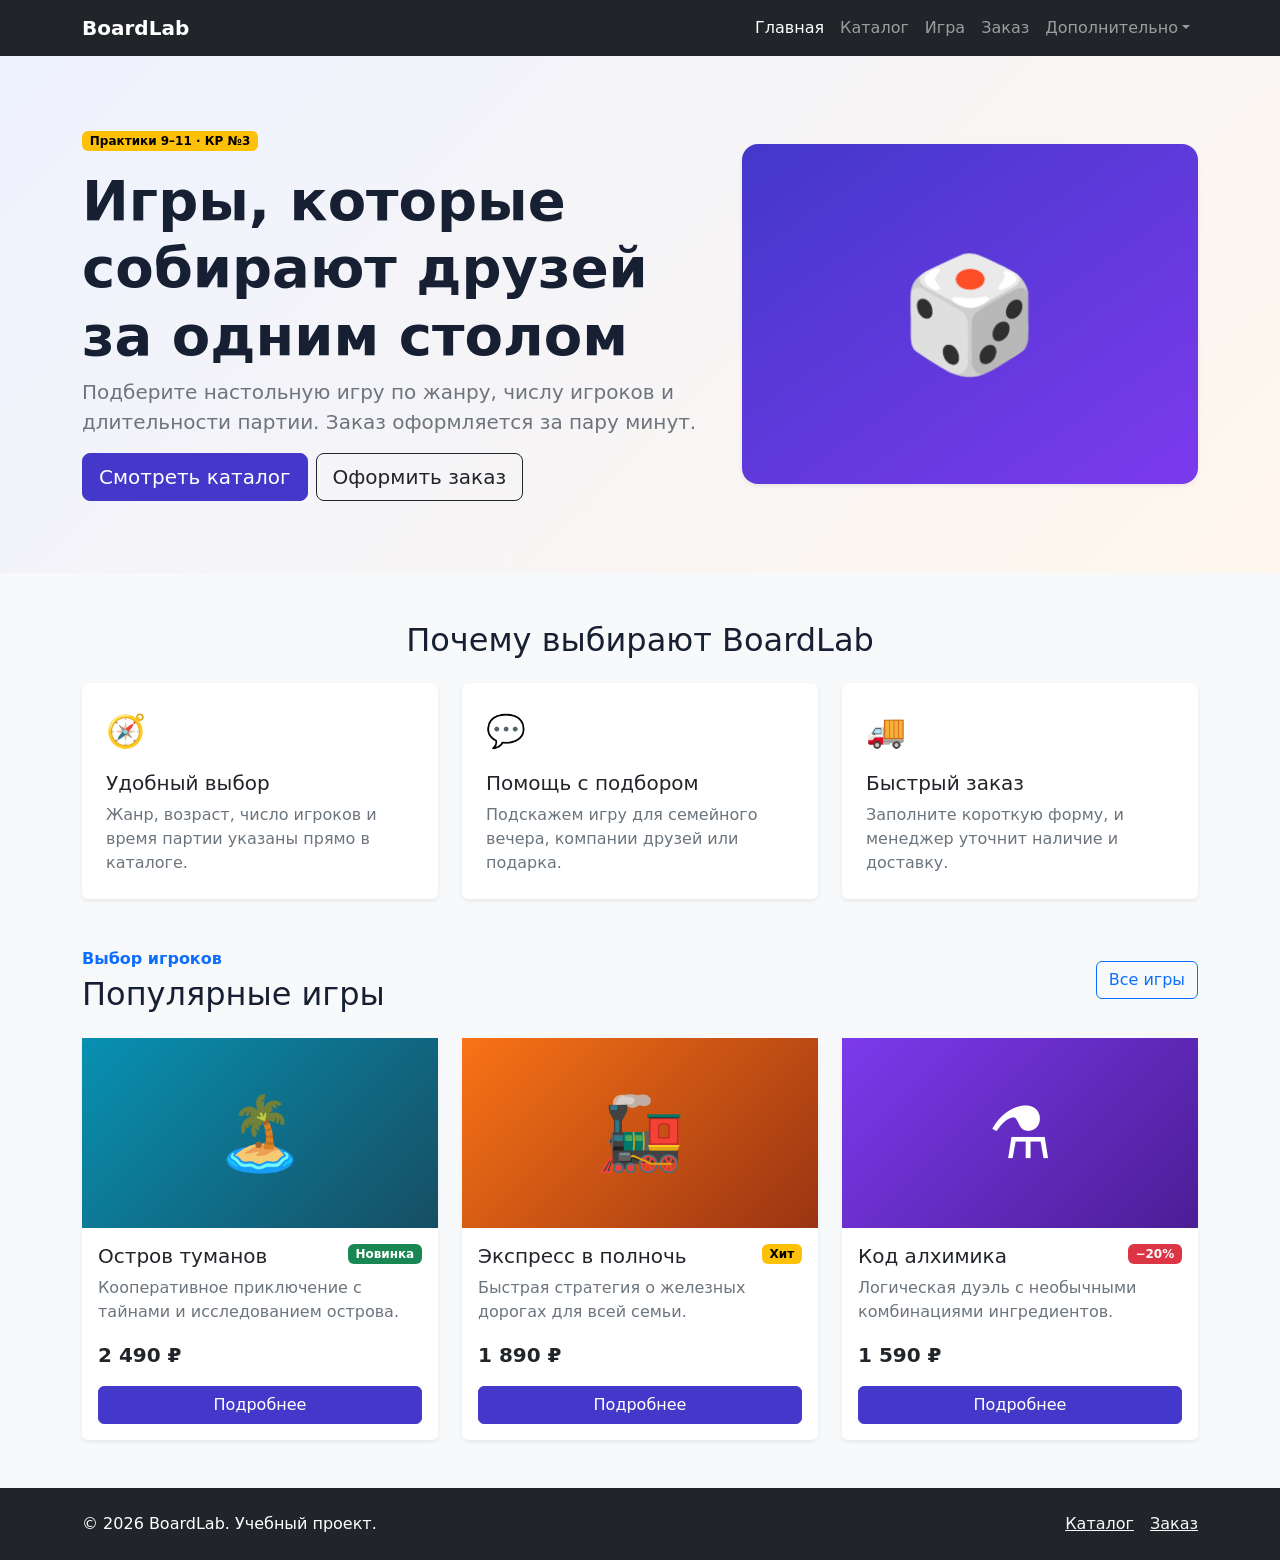
<file: index.html>
<!DOCTYPE html>
<html lang="ru">
<head>
  <meta charset="UTF-8">
  <meta name="viewport" content="width=device-width, initial-scale=1.0">
  <meta name="description" content="BoardLab — учебный магазин настольных игр на Bootstrap.">
  <link href="https://cdn.jsdelivr.net/npm/bootstrap@5.3.8/dist/css/bootstrap.min.css" rel="stylesheet">
  <link rel="stylesheet" href="css/custom.css">
  <title>BoardLab — настольные игры</title>
</head>
<body class="bg-light">
  <nav class="navbar navbar-expand-lg navbar-dark bg-dark sticky-top" aria-label="Основная навигация">
    <div class="container">
      <a class="navbar-brand fw-bold" href="index.html">BoardLab</a>
      <button class="navbar-toggler" type="button" data-bs-toggle="collapse" data-bs-target="#mainNavbar" aria-controls="mainNavbar" aria-expanded="false" aria-label="Переключить навигацию">
        <span class="navbar-toggler-icon"></span>
      </button>
      <div class="collapse navbar-collapse" id="mainNavbar">
        <ul class="navbar-nav ms-auto">
          <li class="nav-item"><a class="nav-link active" aria-current="page" href="index.html">Главная</a></li>
          <li class="nav-item"><a class="nav-link" href="catalog.html">Каталог</a></li>
          <li class="nav-item"><a class="nav-link" href="product.html">Игра</a></li>
          <li class="nav-item"><a class="nav-link" href="order.html">Заказ</a></li>
          <li class="nav-item dropdown">
            <a class="nav-link dropdown-toggle" href="#" role="button" data-bs-toggle="dropdown" aria-expanded="false">Дополнительно</a>
            <ul class="dropdown-menu dropdown-menu-end">
              <li><a class="dropdown-item" href="catalog.html">Все игры</a></li>
              <li><a class="dropdown-item" href="order.html">Оформить заказ</a></li>
              <li><a class="dropdown-item" href="#popular">Популярное</a></li>
            </ul>
          </li>
        </ul>
      </div>
    </div>
  </nav>

  <header class="hero-section py-5">
    <div class="container py-lg-4">
      <div class="row align-items-center gx-3 gy-5">
        <div class="col-12 col-lg-7">
          <span class="badge text-bg-warning mb-3">Практики 9–11 · КР №3</span>
          <h1 class="display-4 fw-bold">Игры, которые собирают друзей за одним столом</h1>
          <p class="lead text-secondary">Подберите настольную игру по жанру, числу игроков и длительности партии. Заказ оформляется за пару минут.</p>
          <div class="d-flex flex-wrap gap-2">
            <a class="btn btn-primary btn-lg" href="catalog.html">Смотреть каталог</a>
            <a class="btn btn-outline-dark btn-lg" href="order.html">Оформить заказ</a>
          </div>
        </div>
        <div class="col-12 col-lg-5">
          <div class="hero-visual rounded-4 shadow-sm d-flex align-items-center justify-content-center" role="img" aria-label="Коробки настольных игр"><span aria-hidden="true">🎲</span></div>
        </div>
      </div>
    </div>
  </header>

  <main>
    <section class="container my-5" aria-labelledby="advantages-title">
      <h2 id="advantages-title" class="text-center mb-4">Почему выбирают BoardLab</h2>
      <div class="row g-4">
        <div class="col-12 col-md-4"><article class="card border-0 shadow-sm h-100"><div class="card-body p-4"><div class="feature-icon mb-3" aria-hidden="true">🧭</div><h3 class="h5">Удобный выбор</h3><p class="card-text text-secondary mb-0">Жанр, возраст, число игроков и время партии указаны прямо в каталоге.</p></div></article></div>
        <div class="col-12 col-md-4"><article class="card border-0 shadow-sm h-100"><div class="card-body p-4"><div class="feature-icon mb-3" aria-hidden="true">💬</div><h3 class="h5">Помощь с подбором</h3><p class="card-text text-secondary mb-0">Подскажем игру для семейного вечера, компании друзей или подарка.</p></div></article></div>
        <div class="col-12 col-md-4"><article class="card border-0 shadow-sm h-100"><div class="card-body p-4"><div class="feature-icon mb-3" aria-hidden="true">🚚</div><h3 class="h5">Быстрый заказ</h3><p class="card-text text-secondary mb-0">Заполните короткую форму, и менеджер уточнит наличие и доставку.</p></div></article></div>
      </div>
    </section>

    <section id="popular" class="container my-5" aria-labelledby="popular-title">
      <div class="d-flex flex-wrap justify-content-between align-items-center gap-3 mb-4">
        <div><p class="text-primary fw-semibold mb-1">Выбор игроков</p><h2 id="popular-title" class="mb-0">Популярные игры</h2></div>
        <a class="btn btn-outline-primary" href="catalog.html">Все игры</a>
      </div>
      <div class="row g-4">
        <div class="col-12 col-md-6 col-lg-4"><article class="card h-100 shadow-sm border-0"><div class="product-visual product-visual-cyan" role="img" aria-label="Игра Остров туманов"><span aria-hidden="true">🏝️</span></div><div class="card-body d-flex flex-column"><div class="d-flex justify-content-between gap-2"><h3 class="card-title h5">Остров туманов</h3><span class="badge text-bg-success align-self-start">Новинка</span></div><p class="card-text text-secondary">Кооперативное приключение с тайнами и исследованием острова.</p><p class="fw-bold fs-5 mt-auto">2 490 ₽</p><a class="btn btn-primary" href="product.html">Подробнее</a></div></article></div>
        <div class="col-12 col-md-6 col-lg-4"><article class="card h-100 shadow-sm border-0"><div class="product-visual product-visual-orange" role="img" aria-label="Игра Экспресс в полночь"><span aria-hidden="true">🚂</span></div><div class="card-body d-flex flex-column"><div class="d-flex justify-content-between gap-2"><h3 class="card-title h5">Экспресс в полночь</h3><span class="badge text-bg-warning align-self-start">Хит</span></div><p class="card-text text-secondary">Быстрая стратегия о железных дорогах для всей семьи.</p><p class="fw-bold fs-5 mt-auto">1 890 ₽</p><a class="btn btn-primary" href="product.html">Подробнее</a></div></article></div>
        <div class="col-12 col-md-6 col-lg-4"><article class="card h-100 shadow-sm border-0"><div class="product-visual product-visual-violet" role="img" aria-label="Игра Код алхимика"><span aria-hidden="true">⚗️</span></div><div class="card-body d-flex flex-column"><div class="d-flex justify-content-between gap-2"><h3 class="card-title h5">Код алхимика</h3><span class="badge text-bg-danger align-self-start">−20%</span></div><p class="card-text text-secondary">Логическая дуэль с необычными комбинациями ингредиентов.</p><p class="fw-bold fs-5 mt-auto">1 590 ₽</p><a class="btn btn-primary" href="product.html">Подробнее</a></div></article></div>
      </div>
    </section>
  </main>

  <footer class="bg-dark text-white py-4 mt-5"><div class="container d-flex flex-column flex-md-row justify-content-between gap-2"><p class="mb-0">© 2026 BoardLab. Учебный проект.</p><div><a class="link-light me-3" href="catalog.html">Каталог</a><a class="link-light" href="order.html">Заказ</a></div></div></footer>
  <script src="https://cdn.jsdelivr.net/npm/bootstrap@5.3.8/dist/js/bootstrap.bundle.min.js"></script>
</body>
</html>
</file>
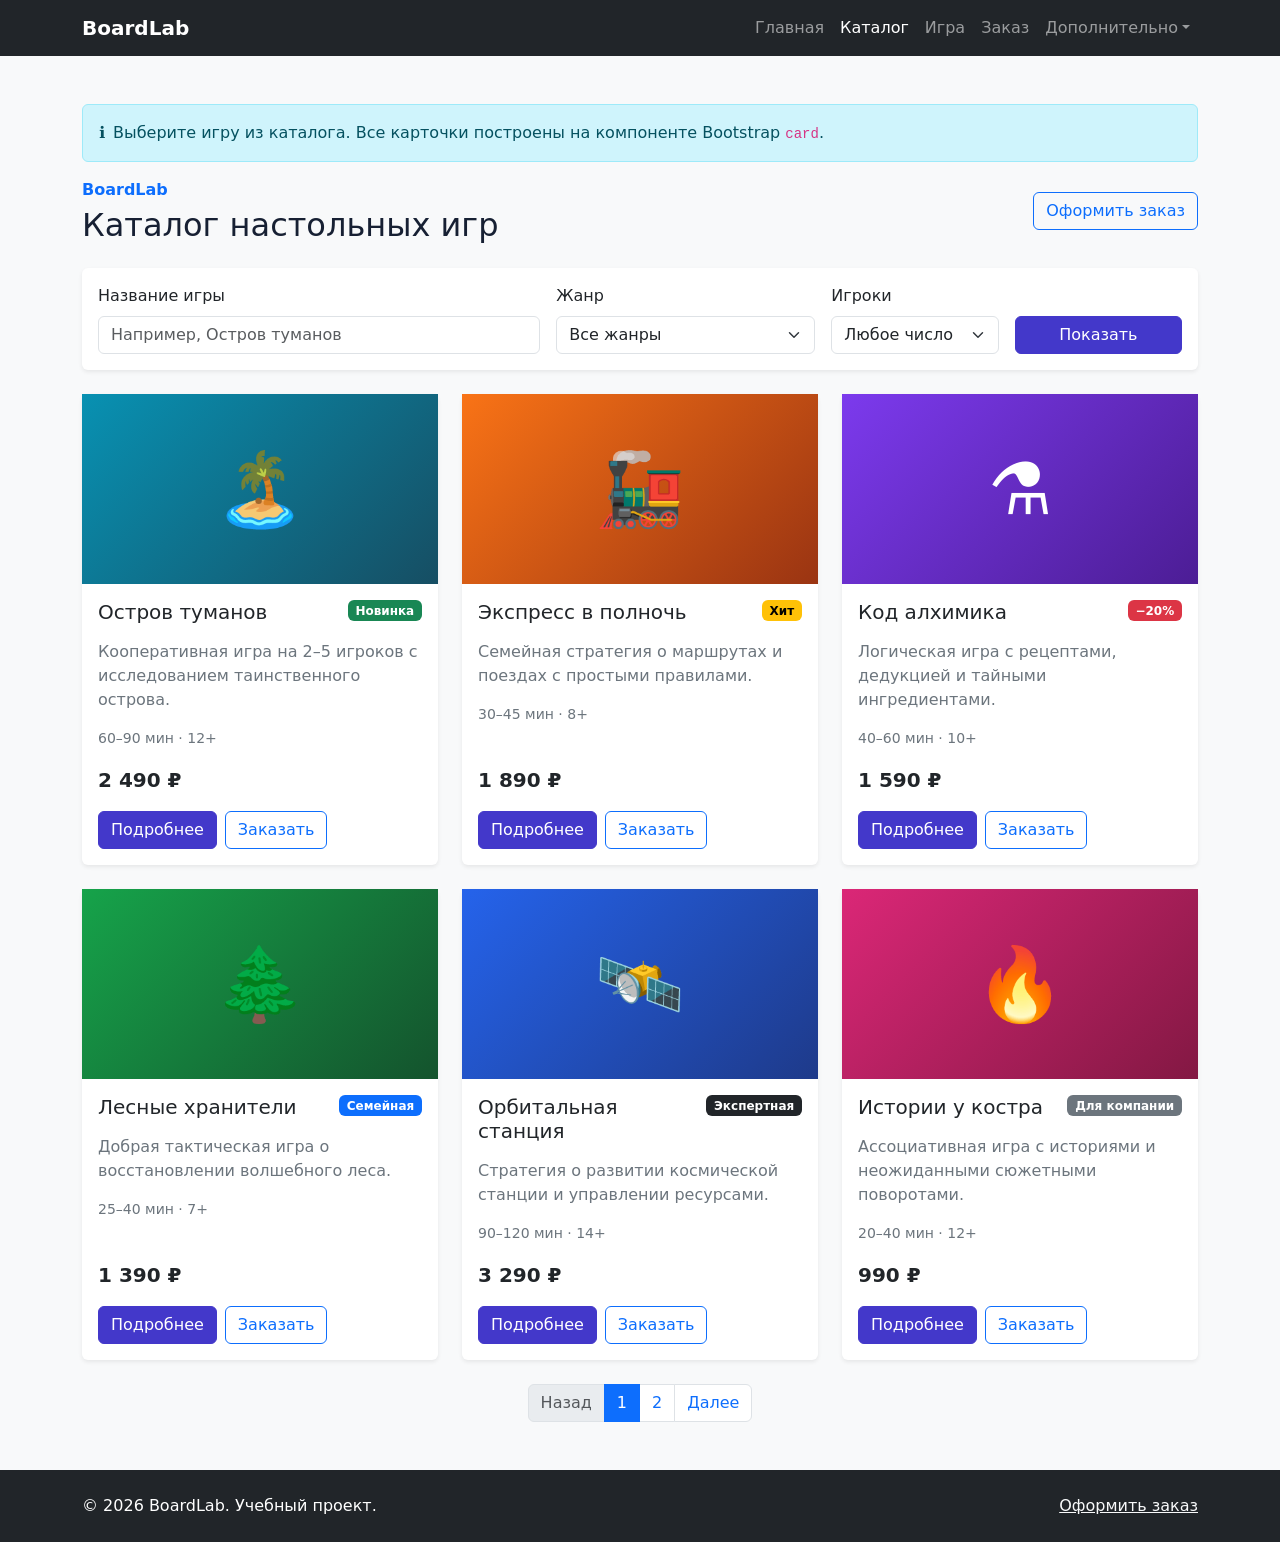
<file: catalog.html>
<!DOCTYPE html>
<html lang="ru">
<head>
  <meta charset="UTF-8">
  <meta name="viewport" content="width=device-width, initial-scale=1.0">
  <meta name="description" content="Каталог настольных игр BoardLab.">
  <link href="https://cdn.jsdelivr.net/npm/bootstrap@5.3.8/dist/css/bootstrap.min.css" rel="stylesheet">
  <link rel="stylesheet" href="css/custom.css">
  <title>Каталог — BoardLab</title>
</head>
<body class="bg-light">
  <nav class="navbar navbar-expand-lg navbar-dark bg-dark sticky-top" aria-label="Основная навигация">
    <div class="container"><a class="navbar-brand fw-bold" href="index.html">BoardLab</a><button class="navbar-toggler" type="button" data-bs-toggle="collapse" data-bs-target="#mainNavbar" aria-controls="mainNavbar" aria-expanded="false" aria-label="Переключить навигацию"><span class="navbar-toggler-icon"></span></button><div class="collapse navbar-collapse" id="mainNavbar"><ul class="navbar-nav ms-auto"><li class="nav-item"><a class="nav-link" href="index.html">Главная</a></li><li class="nav-item"><a class="nav-link active" aria-current="page" href="catalog.html">Каталог</a></li><li class="nav-item"><a class="nav-link" href="product.html">Игра</a></li><li class="nav-item"><a class="nav-link" href="order.html">Заказ</a></li><li class="nav-item dropdown"><a class="nav-link dropdown-toggle" href="#" role="button" data-bs-toggle="dropdown" aria-expanded="false">Дополнительно</a><ul class="dropdown-menu dropdown-menu-end"><li><a class="dropdown-item" href="catalog.html">Все игры</a></li><li><a class="dropdown-item" href="order.html">Оформить заказ</a></li><li><a class="dropdown-item" href="index.html#popular">Популярное</a></li></ul></li></ul></div></div>
  </nav>

  <main class="container my-5">
    <div class="alert alert-info d-flex align-items-center gap-2" role="alert"><span aria-hidden="true">ℹ️</span><span>Выберите игру из каталога. Все карточки построены на компоненте Bootstrap <code>card</code>.</span></div>
    <div class="d-flex flex-wrap justify-content-between align-items-center gap-3 mb-4"><div><p class="text-primary fw-semibold mb-1">BoardLab</p><h1 class="h2 mb-0">Каталог настольных игр</h1></div><a class="btn btn-outline-primary" href="order.html">Оформить заказ</a></div>
    <form class="card border-0 shadow-sm mb-4" aria-label="Фильтры каталога">
      <div class="card-body">
        <div class="row g-3 align-items-end">
          <div class="col-12 col-lg-5"><label for="catalog-search" class="form-label">Название игры</label><input id="catalog-search" name="search" type="search" class="form-control" placeholder="Например, Остров туманов"></div>
          <div class="col-12 col-sm-6 col-lg-3"><label for="catalog-genre" class="form-label">Жанр</label><select id="catalog-genre" name="genre" class="form-select"><option value="all" selected>Все жанры</option><option value="family">Семейные</option><option value="strategy">Стратегии</option><option value="party">Для компании</option></select></div>
          <div class="col-12 col-sm-6 col-lg-2"><label for="catalog-players" class="form-label">Игроки</label><select id="catalog-players" name="players" class="form-select"><option value="all" selected>Любое число</option><option value="2">Для двоих</option><option value="3-5">3–5 игроков</option></select></div>
          <div class="col-12 col-lg-2"><button class="btn btn-primary w-100" type="button">Показать</button></div>
        </div>
      </div>
    </form>
    <div class="row g-4">
      <div class="col-12 col-md-6 col-lg-4"><article class="card h-100 shadow-sm border-0"><div class="product-visual product-visual-cyan" role="img" aria-label="Игра Остров туманов"><span aria-hidden="true">🏝️</span></div><div class="card-body d-flex flex-column"><div class="d-flex justify-content-between gap-2 mb-2"><h2 class="card-title h5">Остров туманов</h2><span class="badge text-bg-success align-self-start">Новинка</span></div><p class="card-text text-secondary">Кооперативная игра на 2–5 игроков с исследованием таинственного острова.</p><p class="small text-secondary">60–90 мин · 12+</p><p class="fw-bold fs-5 mt-auto">2 490 ₽</p><div class="d-flex gap-2"><a class="btn btn-primary" href="product.html">Подробнее</a><button class="btn btn-outline-primary" type="button" data-bs-toggle="modal" data-bs-target="#orderModal">Заказать</button></div></div></article></div>
      <div class="col-12 col-md-6 col-lg-4"><article class="card h-100 shadow-sm border-0"><div class="product-visual product-visual-orange" role="img" aria-label="Игра Экспресс в полночь"><span aria-hidden="true">🚂</span></div><div class="card-body d-flex flex-column"><div class="d-flex justify-content-between gap-2 mb-2"><h2 class="card-title h5">Экспресс в полночь</h2><span class="badge text-bg-warning align-self-start">Хит</span></div><p class="card-text text-secondary">Семейная стратегия о маршрутах и поездах с простыми правилами.</p><p class="small text-secondary">30–45 мин · 8+</p><p class="fw-bold fs-5 mt-auto">1 890 ₽</p><div class="d-flex gap-2"><a class="btn btn-primary" href="product.html">Подробнее</a><button class="btn btn-outline-primary" type="button" data-bs-toggle="modal" data-bs-target="#orderModal">Заказать</button></div></div></article></div>
      <div class="col-12 col-md-6 col-lg-4"><article class="card h-100 shadow-sm border-0"><div class="product-visual product-visual-violet" role="img" aria-label="Игра Код алхимика"><span aria-hidden="true">⚗️</span></div><div class="card-body d-flex flex-column"><div class="d-flex justify-content-between gap-2 mb-2"><h2 class="card-title h5">Код алхимика</h2><span class="badge text-bg-danger align-self-start">−20%</span></div><p class="card-text text-secondary">Логическая игра с рецептами, дедукцией и тайными ингредиентами.</p><p class="small text-secondary">40–60 мин · 10+</p><p class="fw-bold fs-5 mt-auto">1 590 ₽</p><div class="d-flex gap-2"><a class="btn btn-primary" href="product.html">Подробнее</a><button class="btn btn-outline-primary" type="button" data-bs-toggle="modal" data-bs-target="#orderModal">Заказать</button></div></div></article></div>
      <div class="col-12 col-md-6 col-lg-4"><article class="card h-100 shadow-sm border-0"><div class="product-visual product-visual-green" role="img" aria-label="Игра Лесные хранители"><span aria-hidden="true">🌲</span></div><div class="card-body d-flex flex-column"><div class="d-flex justify-content-between gap-2 mb-2"><h2 class="card-title h5">Лесные хранители</h2><span class="badge text-bg-primary align-self-start">Семейная</span></div><p class="card-text text-secondary">Добрая тактическая игра о восстановлении волшебного леса.</p><p class="small text-secondary">25–40 мин · 7+</p><p class="fw-bold fs-5 mt-auto">1 390 ₽</p><div class="d-flex gap-2"><a class="btn btn-primary" href="product.html">Подробнее</a><button class="btn btn-outline-primary" type="button" data-bs-toggle="modal" data-bs-target="#orderModal">Заказать</button></div></div></article></div>
      <div class="col-12 col-md-6 col-lg-4"><article class="card h-100 shadow-sm border-0"><div class="product-visual product-visual-blue" role="img" aria-label="Игра Орбитальная станция"><span aria-hidden="true">🛰️</span></div><div class="card-body d-flex flex-column"><div class="d-flex justify-content-between gap-2 mb-2"><h2 class="card-title h5">Орбитальная станция</h2><span class="badge text-bg-dark align-self-start">Экспертная</span></div><p class="card-text text-secondary">Стратегия о развитии космической станции и управлении ресурсами.</p><p class="small text-secondary">90–120 мин · 14+</p><p class="fw-bold fs-5 mt-auto">3 290 ₽</p><div class="d-flex gap-2"><a class="btn btn-primary" href="product.html">Подробнее</a><button class="btn btn-outline-primary" type="button" data-bs-toggle="modal" data-bs-target="#orderModal">Заказать</button></div></div></article></div>
      <div class="col-12 col-md-6 col-lg-4"><article class="card h-100 shadow-sm border-0"><div class="product-visual product-visual-pink" role="img" aria-label="Игра Истории у костра"><span aria-hidden="true">🔥</span></div><div class="card-body d-flex flex-column"><div class="d-flex justify-content-between gap-2 mb-2"><h2 class="card-title h5">Истории у костра</h2><span class="badge text-bg-secondary align-self-start">Для компании</span></div><p class="card-text text-secondary">Ассоциативная игра с историями и неожиданными сюжетными поворотами.</p><p class="small text-secondary">20–40 мин · 12+</p><p class="fw-bold fs-5 mt-auto">990 ₽</p><div class="d-flex gap-2"><a class="btn btn-primary" href="product.html">Подробнее</a><button class="btn btn-outline-primary" type="button" data-bs-toggle="modal" data-bs-target="#orderModal">Заказать</button></div></div></article></div>
    </div>
    <nav class="mt-4" aria-label="Страницы каталога"><ul class="pagination justify-content-center mb-0"><li class="page-item disabled"><a class="page-link" href="#" aria-label="Предыдущая страница">Назад</a></li><li class="page-item active" aria-current="page"><span class="page-link">1</span></li><li class="page-item"><a class="page-link" href="#">2</a></li><li class="page-item"><a class="page-link" href="#" aria-label="Следующая страница">Далее</a></li></ul></nav>
  </main>

  <div class="modal fade" id="orderModal" tabindex="-1" aria-labelledby="orderModalLabel" aria-hidden="true"><div class="modal-dialog"><div class="modal-content"><div class="modal-header"><h2 class="modal-title h5" id="orderModalLabel">Быстрый заказ</h2><button type="button" class="btn-close" data-bs-dismiss="modal" aria-label="Закрыть"></button></div><div class="modal-body"><p class="text-secondary">Оставьте контакты, и менеджер уточнит наличие игры.</p><form id="quickOrderForm"><div class="mb-3"><label for="modal-name" class="form-label">Имя</label><input id="modal-name" name="name" type="text" class="form-control" required></div><div class="mb-3"><label for="modal-phone" class="form-label">Телефон</label><input id="modal-phone" name="phone" type="tel" class="form-control" required></div><div class="form-check"><input id="modal-agree" name="agree" class="form-check-input" type="checkbox" required><label class="form-check-label" for="modal-agree">Согласен на обработку данных</label></div></form></div><div class="modal-footer"><button type="button" class="btn btn-secondary" data-bs-dismiss="modal">Закрыть</button><button type="submit" form="quickOrderForm" class="btn btn-primary">Отправить</button></div></div></div></div>

  <footer class="bg-dark text-white py-4 mt-5"><div class="container d-flex flex-column flex-md-row justify-content-between gap-2"><p class="mb-0">© 2026 BoardLab. Учебный проект.</p><a class="link-light" href="order.html">Оформить заказ</a></div></footer>
  <script src="https://cdn.jsdelivr.net/npm/bootstrap@5.3.8/dist/js/bootstrap.bundle.min.js"></script>
</body>
</html>
</file>
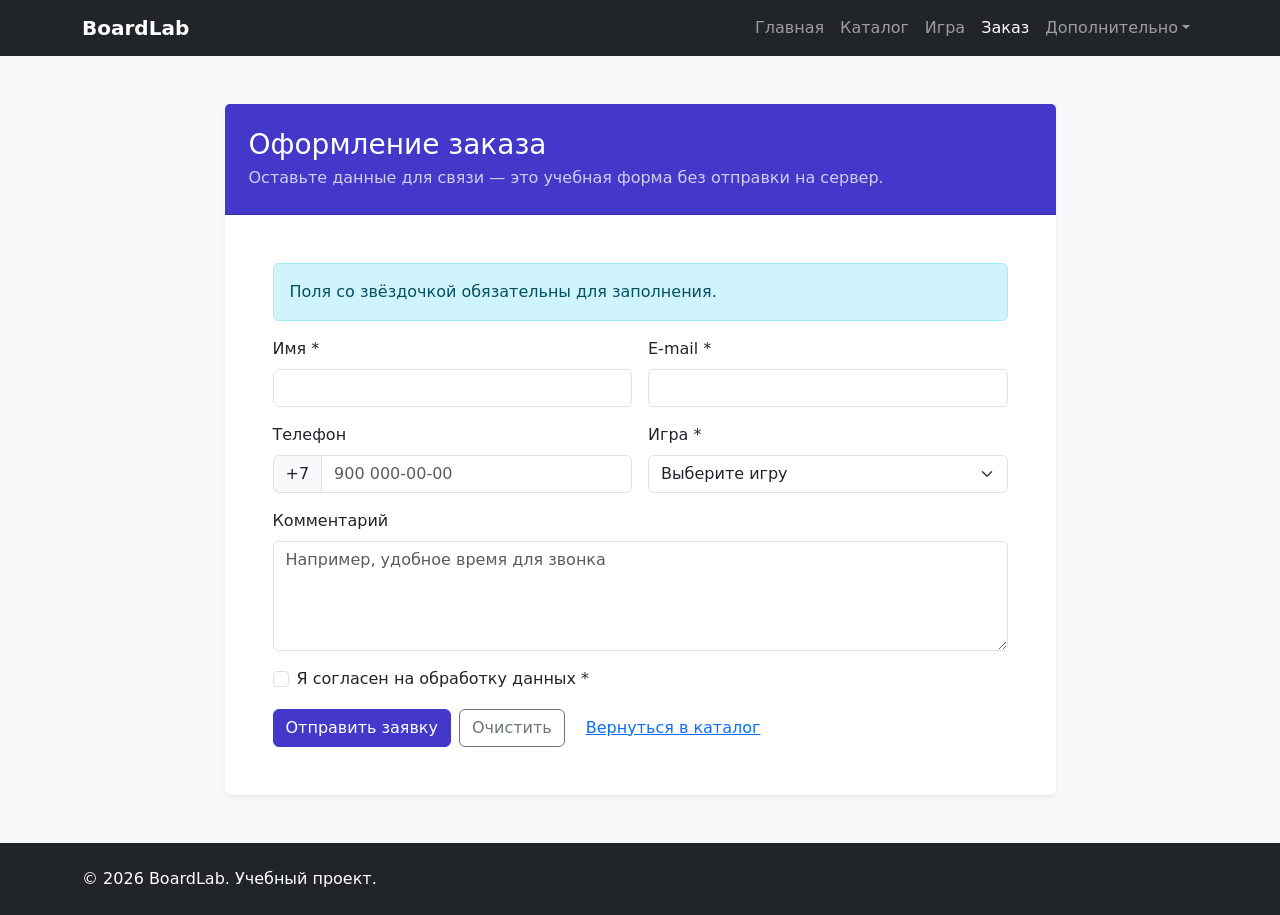
<file: order.html>
<!DOCTYPE html>
<html lang="ru">
<head>
  <meta charset="UTF-8">
  <meta name="viewport" content="width=device-width, initial-scale=1.0">
  <meta name="description" content="Форма заказа настольной игры в BoardLab.">
  <link href="https://cdn.jsdelivr.net/npm/bootstrap@5.3.8/dist/css/bootstrap.min.css" rel="stylesheet">
  <link rel="stylesheet" href="css/custom.css">
  <title>Оформление заказа — BoardLab</title>
</head>
<body class="bg-light">
  <nav class="navbar navbar-expand-lg navbar-dark bg-dark sticky-top" aria-label="Основная навигация"><div class="container"><a class="navbar-brand fw-bold" href="index.html">BoardLab</a><button class="navbar-toggler" type="button" data-bs-toggle="collapse" data-bs-target="#mainNavbar" aria-controls="mainNavbar" aria-expanded="false" aria-label="Переключить навигацию"><span class="navbar-toggler-icon"></span></button><div class="collapse navbar-collapse" id="mainNavbar"><ul class="navbar-nav ms-auto"><li class="nav-item"><a class="nav-link" href="index.html">Главная</a></li><li class="nav-item"><a class="nav-link" href="catalog.html">Каталог</a></li><li class="nav-item"><a class="nav-link" href="product.html">Игра</a></li><li class="nav-item"><a class="nav-link active" aria-current="page" href="order.html">Заказ</a></li><li class="nav-item dropdown"><a class="nav-link dropdown-toggle" href="#" role="button" data-bs-toggle="dropdown" aria-expanded="false">Дополнительно</a><ul class="dropdown-menu dropdown-menu-end"><li><a class="dropdown-item" href="catalog.html">Все игры</a></li><li><a class="dropdown-item" href="order.html">Оформить заказ</a></li><li><a class="dropdown-item" href="index.html#popular">Популярное</a></li></ul></li></ul></div></div></nav>
  <main class="container my-5"><div class="row justify-content-center"><div class="col-12 col-lg-9"><div class="card shadow-sm border-0"><div class="card-header bg-primary text-white p-4"><h1 class="h3 mb-1">Оформление заказа</h1><p class="mb-0 opacity-75">Оставьте данные для связи — это учебная форма без отправки на сервер.</p></div><div class="card-body p-4 p-lg-5"><div class="alert alert-info" role="alert">Поля со звёздочкой обязательны для заполнения.</div><form><div class="row g-3"><div class="col-12 col-md-6"><label for="order-name" class="form-label">Имя *</label><input id="order-name" name="name" type="text" class="form-control" autocomplete="name" required></div><div class="col-12 col-md-6"><label for="order-email" class="form-label">E-mail *</label><input id="order-email" name="email" type="email" class="form-control" autocomplete="email" required></div><div class="col-12 col-md-6"><label for="order-phone" class="form-label">Телефон</label><div class="input-group"><span class="input-group-text">+7</span><input id="order-phone" name="phone" type="tel" class="form-control" placeholder="900 000-00-00" autocomplete="tel"></div></div><div class="col-12 col-md-6"><label for="order-product" class="form-label">Игра *</label><select id="order-product" name="product" class="form-select" required><option value="" selected disabled>Выберите игру</option><option value="island">Остров туманов</option><option value="express">Экспресс в полночь</option><option value="alchemy">Код алхимика</option><option value="forest">Лесные хранители</option></select></div><div class="col-12"><label for="order-comment" class="form-label">Комментарий</label><textarea id="order-comment" name="comment" class="form-control" rows="4" placeholder="Например, удобное время для звонка"></textarea></div><div class="col-12"><div class="form-check"><input id="order-agree" name="agree" class="form-check-input" type="checkbox" required><label class="form-check-label" for="order-agree">Я согласен на обработку данных *</label></div></div><div class="col-12 d-flex flex-wrap gap-2"><button class="btn btn-primary" type="submit">Отправить заявку</button><button class="btn btn-outline-secondary" type="reset">Очистить</button><a class="btn btn-link" href="catalog.html">Вернуться в каталог</a></div></div></form></div></div></div></div></main>
  <footer class="bg-dark text-white py-4 mt-5"><div class="container"><p class="mb-0">© 2026 BoardLab. Учебный проект.</p></div></footer>
  <script src="https://cdn.jsdelivr.net/npm/bootstrap@5.3.8/dist/js/bootstrap.bundle.min.js"></script>
</body>
</html>
</file>
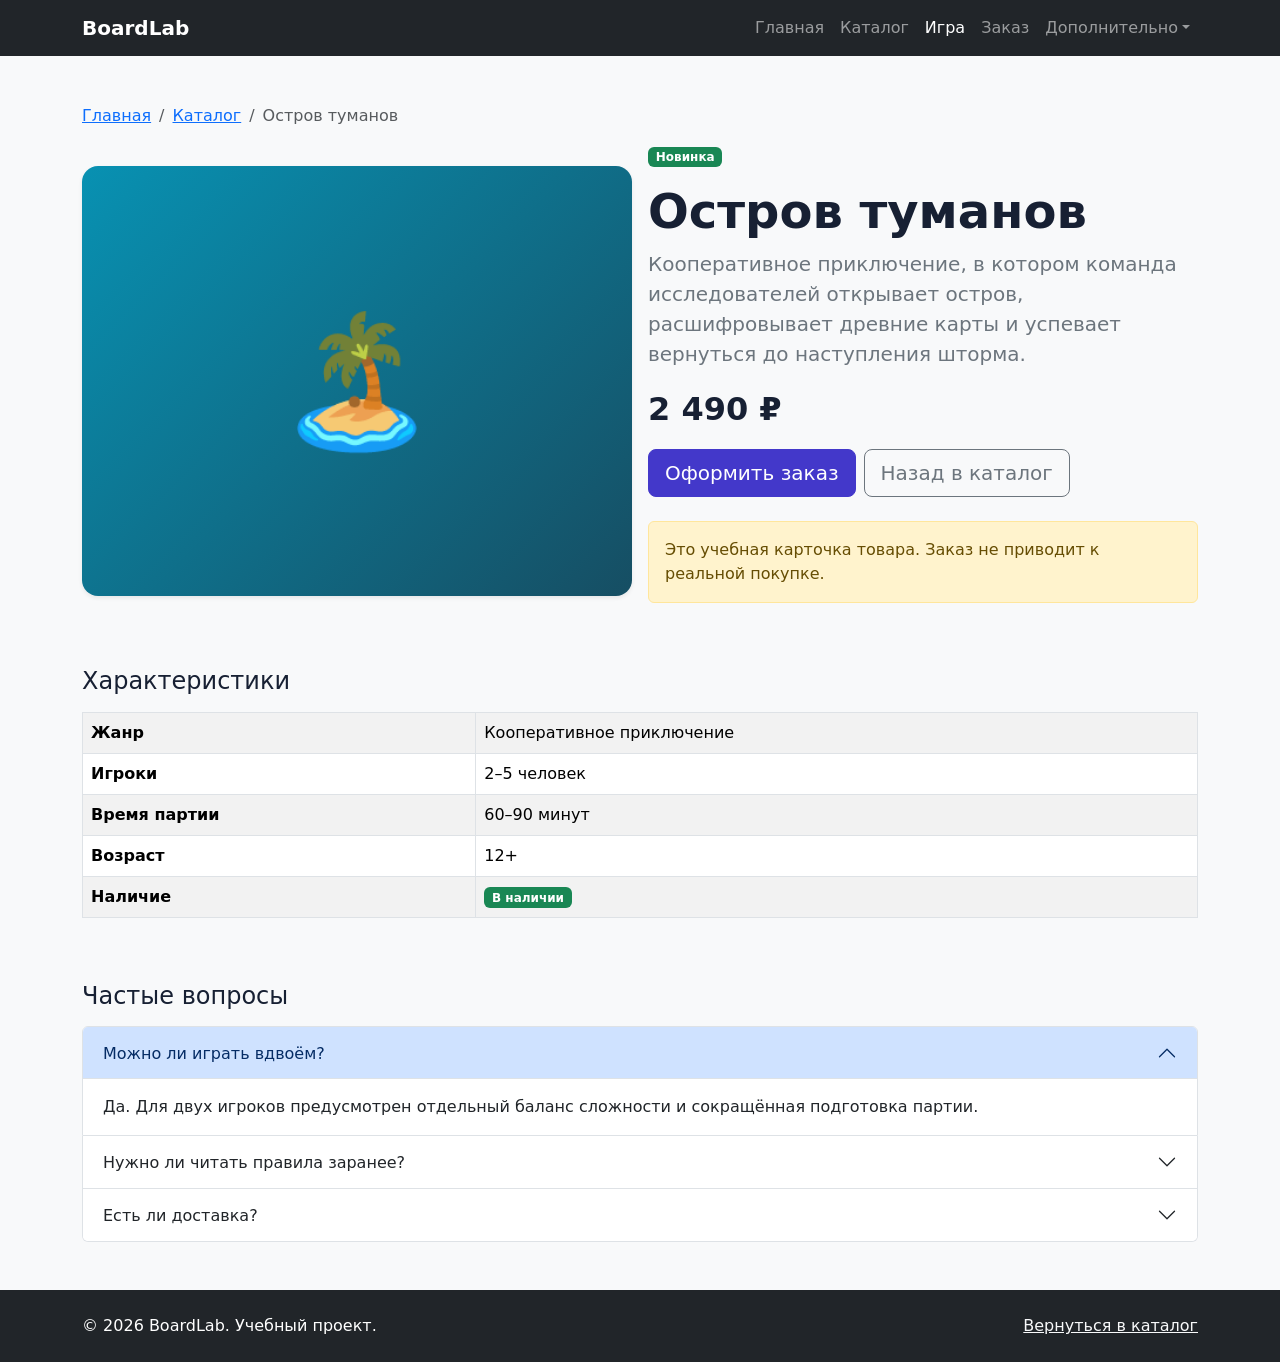
<file: product.html>
<!DOCTYPE html>
<html lang="ru">
<head>
  <meta charset="UTF-8">
  <meta name="viewport" content="width=device-width, initial-scale=1.0">
  <meta name="description" content="Настольная игра Остров туманов в магазине BoardLab.">
  <link href="https://cdn.jsdelivr.net/npm/bootstrap@5.3.8/dist/css/bootstrap.min.css" rel="stylesheet">
  <link rel="stylesheet" href="css/custom.css">
  <title>Остров туманов — BoardLab</title>
</head>
<body class="bg-light">
  <nav class="navbar navbar-expand-lg navbar-dark bg-dark sticky-top" aria-label="Основная навигация"><div class="container"><a class="navbar-brand fw-bold" href="index.html">BoardLab</a><button class="navbar-toggler" type="button" data-bs-toggle="collapse" data-bs-target="#mainNavbar" aria-controls="mainNavbar" aria-expanded="false" aria-label="Переключить навигацию"><span class="navbar-toggler-icon"></span></button><div class="collapse navbar-collapse" id="mainNavbar"><ul class="navbar-nav ms-auto"><li class="nav-item"><a class="nav-link" href="index.html">Главная</a></li><li class="nav-item"><a class="nav-link" href="catalog.html">Каталог</a></li><li class="nav-item"><a class="nav-link active" aria-current="page" href="product.html">Игра</a></li><li class="nav-item"><a class="nav-link" href="order.html">Заказ</a></li><li class="nav-item dropdown"><a class="nav-link dropdown-toggle" href="#" role="button" data-bs-toggle="dropdown" aria-expanded="false">Дополнительно</a><ul class="dropdown-menu dropdown-menu-end"><li><a class="dropdown-item" href="catalog.html">Все игры</a></li><li><a class="dropdown-item" href="order.html">Оформить заказ</a></li><li><a class="dropdown-item" href="index.html#popular">Популярное</a></li></ul></li></ul></div></div></nav>
  <main class="container my-5">
    <nav aria-label="Хлебные крошки"><ol class="breadcrumb"><li class="breadcrumb-item"><a href="index.html">Главная</a></li><li class="breadcrumb-item"><a href="catalog.html">Каталог</a></li><li class="breadcrumb-item active" aria-current="page">Остров туманов</li></ol></nav>
    <div class="row gx-3 gy-5 align-items-center"><div class="col-12 col-lg-6"><div class="product-detail-visual product-visual-cyan rounded-4 shadow-sm d-flex align-items-center justify-content-center" role="img" aria-label="Обложка игры Остров туманов"><span aria-hidden="true">🏝️</span></div></div><div class="col-12 col-lg-6"><span class="badge text-bg-success mb-3">Новинка</span><h1 class="display-5 fw-bold">Остров туманов</h1><p class="lead text-secondary">Кооперативное приключение, в котором команда исследователей открывает остров, расшифровывает древние карты и успевает вернуться до наступления шторма.</p><p class="fs-2 fw-bold">2 490 ₽</p><div class="d-flex flex-wrap gap-2 mb-4"><a class="btn btn-primary btn-lg" href="order.html">Оформить заказ</a><a class="btn btn-outline-secondary btn-lg" href="catalog.html">Назад в каталог</a></div><div class="alert alert-warning" role="alert">Это учебная карточка товара. Заказ не приводит к реальной покупке.</div></div></div>
    <section class="mt-5" aria-labelledby="specs-title"><h2 id="specs-title" class="h4 mb-3">Характеристики</h2><div class="table-responsive"><table class="table table-striped table-bordered align-middle"><tbody><tr><th scope="row">Жанр</th><td>Кооперативное приключение</td></tr><tr><th scope="row">Игроки</th><td>2–5 человек</td></tr><tr><th scope="row">Время партии</th><td>60–90 минут</td></tr><tr><th scope="row">Возраст</th><td>12+</td></tr><tr><th scope="row">Наличие</th><td><span class="badge text-bg-success">В наличии</span></td></tr></tbody></table></div></section>
    <section class="mt-5" aria-labelledby="faq-title"><h2 id="faq-title" class="h4 mb-3">Частые вопросы</h2><div class="accordion" id="faqAccordion"><div class="accordion-item"><h3 class="accordion-header"><button class="accordion-button" type="button" data-bs-toggle="collapse" data-bs-target="#faqOne" aria-expanded="true" aria-controls="faqOne">Можно ли играть вдвоём?</button></h3><div id="faqOne" class="accordion-collapse collapse show" data-bs-parent="#faqAccordion"><div class="accordion-body">Да. Для двух игроков предусмотрен отдельный баланс сложности и сокращённая подготовка партии.</div></div></div><div class="accordion-item"><h3 class="accordion-header"><button class="accordion-button collapsed" type="button" data-bs-toggle="collapse" data-bs-target="#faqTwo" aria-expanded="false" aria-controls="faqTwo">Нужно ли читать правила заранее?</button></h3><div id="faqTwo" class="accordion-collapse collapse" data-bs-parent="#faqAccordion"><div class="accordion-body">Нет. Первая обучающая глава знакомит с правилами прямо во время партии.</div></div></div><div class="accordion-item"><h3 class="accordion-header"><button class="accordion-button collapsed" type="button" data-bs-toggle="collapse" data-bs-target="#faqThree" aria-expanded="false" aria-controls="faqThree">Есть ли доставка?</button></h3><div id="faqThree" class="accordion-collapse collapse" data-bs-parent="#faqAccordion"><div class="accordion-body">В учебном проекте условия доставки демонстрируются в форме заказа и не являются реальной офертой.</div></div></div></div></section>
  </main>
  <footer class="bg-dark text-white py-4 mt-5"><div class="container d-flex flex-column flex-md-row justify-content-between gap-2"><p class="mb-0">© 2026 BoardLab. Учебный проект.</p><a class="link-light" href="catalog.html">Вернуться в каталог</a></div></footer>
  <script src="https://cdn.jsdelivr.net/npm/bootstrap@5.3.8/dist/js/bootstrap.bundle.min.js"></script>
</body>
</html>
</file>
<file: css/custom.css>
:root {
  --boardlab-primary: #4338ca;
  --boardlab-dark: #172033;
}

body {
  min-height: 100vh;
  color: var(--boardlab-dark);
}

.btn-primary,
.bg-primary {
  --bs-btn-bg: var(--boardlab-primary);
  --bs-btn-border-color: var(--boardlab-primary);
  --bs-btn-hover-bg: #3730a3;
  --bs-btn-hover-border-color: #3730a3;
  --bs-primary-rgb: 67, 56, 202;
}

.hero-section { background: linear-gradient(135deg, #eef2ff 0%, #fff7ed 100%); }
.hero-visual { min-height: 340px; background: linear-gradient(145deg, #4338ca, #7c3aed); color: #fff; font-size: 7rem; }
.feature-icon { font-size: 2rem; }
.product-visual { min-height: 190px; display: flex; align-items: center; justify-content: center; color: #fff; font-size: 4.5rem; }
.product-detail-visual { min-height: 430px; font-size: 8rem; }
.product-visual-cyan { background: linear-gradient(135deg, #0891b2, #164e63); }
.product-visual-orange { background: linear-gradient(135deg, #f97316, #9a3412); }
.product-visual-violet { background: linear-gradient(135deg, #7c3aed, #4c1d95); }
.product-visual-green { background: linear-gradient(135deg, #16a34a, #14532d); }
.product-visual-blue { background: linear-gradient(135deg, #2563eb, #1e3a8a); }
.product-visual-pink { background: linear-gradient(135deg, #db2777, #831843); }
.card { transition: transform 0.2s ease, box-shadow 0.2s ease; }
.card:hover { transform: translateY(-3px); }
.navbar .nav-link:focus-visible,
.btn:focus-visible,
.form-control:focus-visible,
.form-select:focus-visible,
.accordion-button:focus-visible { outline: 3px solid #facc15; outline-offset: 2px; }

@media (max-width: 575.98px) {
  .hero-visual { min-height: 240px; font-size: 5rem; }
  .product-detail-visual { min-height: 280px; font-size: 6rem; }
  .card:hover { transform: none; }
}
</file>
